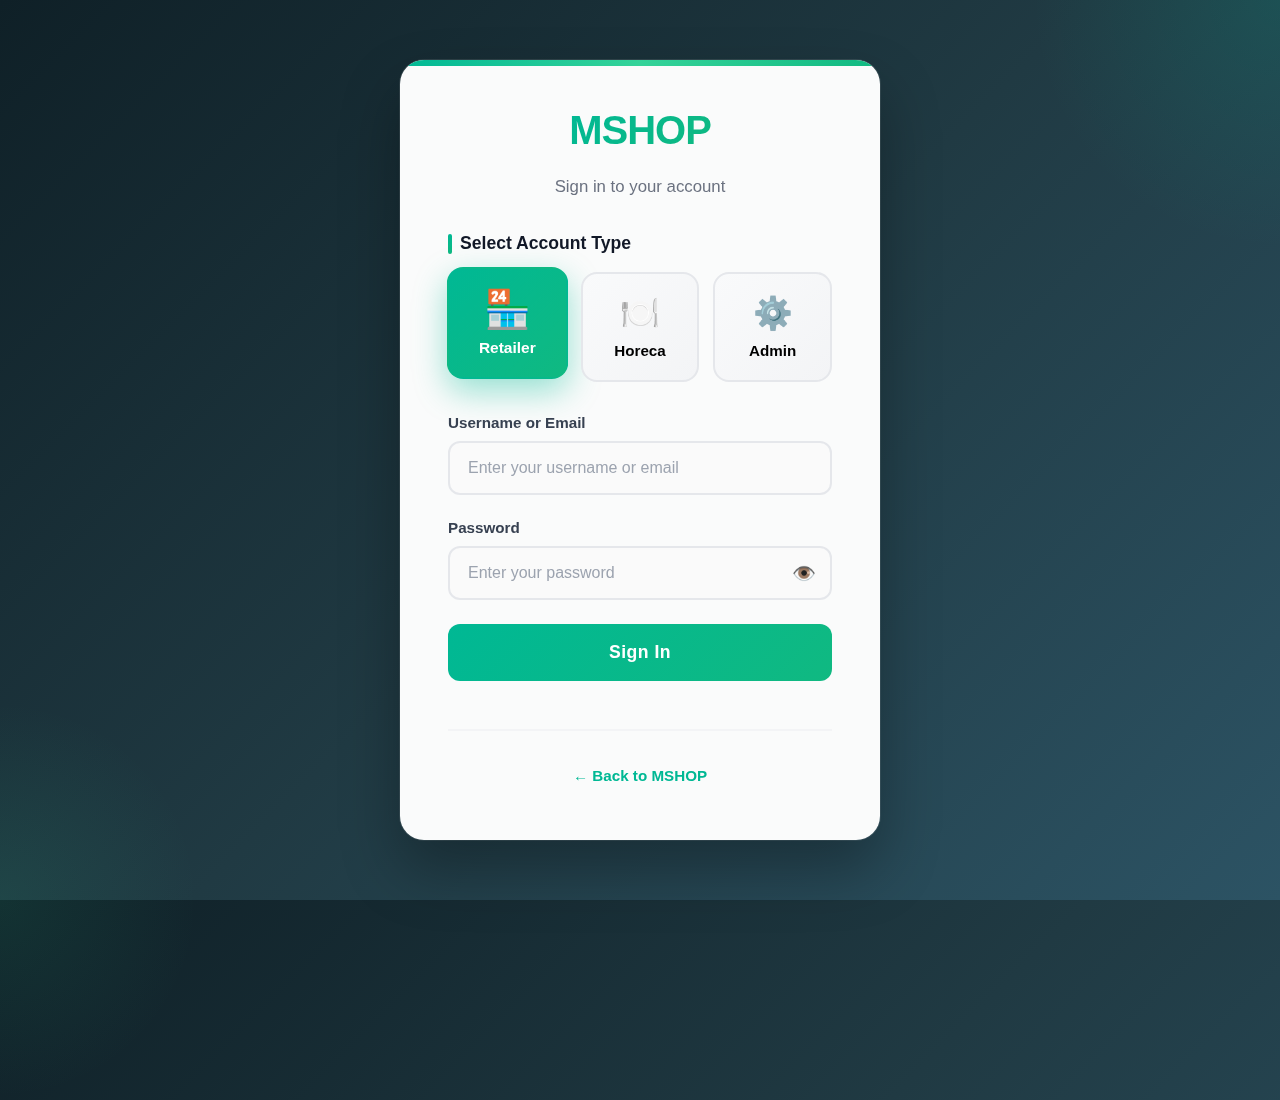
<file: login.html>
<!DOCTYPE html>
<html lang="en">
<head>
    <meta charset="UTF-8">
    <meta name="viewport" content="width=device-width, initial-scale=1.0">
    <title>MSHOP - Login</title>
    <style>
        * {
            margin: 0;
            padding: 0;
            box-sizing: border-box;
        }

        body {
            font-family: 'Segoe UI', Tahoma, Geneva, Verdana, sans-serif;
            background: linear-gradient(135deg, #0f2027 0%, #203a43 50%, #2c5364 100%);
            min-height: 100vh;
            display: flex;
            align-items: center;
            justify-content: center;
            padding: 20px;
            position: relative;
            overflow: hidden;
        }

        body::before {
            content: '';
            position: absolute;
            width: 500px;
            height: 500px;
            background: radial-gradient(circle, rgba(0, 184, 148, 0.15) 0%, transparent 70%);
            border-radius: 50%;
            top: -250px;
            right: -250px;
            animation: float 8s ease-in-out infinite;
        }

        body::after {
            content: '';
            position: absolute;
            width: 400px;
            height: 400px;
            background: radial-gradient(circle, rgba(52, 211, 153, 0.1) 0%, transparent 70%);
            border-radius: 50%;
            bottom: -200px;
            left: -200px;
            animation: float 10s ease-in-out infinite reverse;
        }

        @keyframes float {
            0%, 100% { transform: translate(0, 0) scale(1); }
            50% { transform: translate(30px, 30px) scale(1.1); }
        }

        .login-container {
            background: rgba(255, 255, 255, 0.98);
            backdrop-filter: blur(10px);
            border-radius: 24px;
            box-shadow: 0 30px 60px rgba(0, 0, 0, 0.3), 0 0 0 1px rgba(255, 255, 255, 0.1);
            padding: 48px;
            width: 100%;
            max-width: 480px;
            position: relative;
            overflow: hidden;
            animation: slideIn 0.6s ease-out;
            z-index: 10;
        }

        @keyframes slideIn {
            from {
                opacity: 0;
                transform: translateY(30px);
            }
            to {
                opacity: 1;
                transform: translateY(0);
            }
        }

        .login-container::before {
            content: '';
            position: absolute;
            top: 0;
            left: 0;
            right: 0;
            height: 6px;
            background: linear-gradient(90deg, #00B894, #34D399, #10B981);
            animation: shimmer 3s ease-in-out infinite;
        }

        @keyframes shimmer {
            0%, 100% { opacity: 1; }
            50% { opacity: 0.7; }
        }

        .login-header {
            text-align: center;
            margin-bottom: 36px;
        }

        .logo-wrapper {
            display: inline-block;
            margin-bottom: 16px;
            animation: logoFloat 3s ease-in-out infinite;
        }

        @keyframes logoFloat {
            0%, 100% { transform: translateY(0); }
            50% { transform: translateY(-8px); }
        }

        .login-header h1 {
            color: #111827;
            font-size: 2.5rem;
            font-weight: 800;
            margin-bottom: 8px;
            letter-spacing: -1px;
            background: linear-gradient(135deg, #00B894, #10B981);
            -webkit-background-clip: text;
            -webkit-text-fill-color: transparent;
            background-clip: text;
        }

        .login-header p {
            color: #6B7280;
            font-size: 1.05rem;
            font-weight: 500;
        }

        .user-type-section {
            margin-bottom: 32px;
        }

        .user-type-label {
            color: #111827;
            font-size: 1.1rem;
            font-weight: 700;
            margin-bottom: 18px;
            display: block;
            position: relative;
            padding-left: 12px;
        }

        .user-type-label::before {
            content: '';
            position: absolute;
            left: 0;
            top: 50%;
            transform: translateY(-50%);
            width: 4px;
            height: 20px;
            background: linear-gradient(180deg, #00B894, #10B981);
            border-radius: 2px;
        }

        .user-type-grid {
            display: grid;
            grid-template-columns: repeat(3, 1fr);
            gap: 14px;
        }

        .user-type-card {
            background: linear-gradient(135deg, #F9FAFB 0%, #F3F4F6 100%);
            border: 2px solid #E5E7EB;
            border-radius: 16px;
            padding: 20px 12px;
            text-align: center;
            cursor: pointer;
            transition: all 0.4s cubic-bezier(0.4, 0, 0.2, 1);
            position: relative;
            overflow: hidden;
        }

        .user-type-card::before {
            content: '';
            position: absolute;
            top: 0;
            left: 0;
            right: 0;
            bottom: 0;
            background: linear-gradient(135deg, rgba(0, 184, 148, 0.1), rgba(16, 185, 129, 0.1));
            opacity: 0;
            transition: opacity 0.4s ease;
        }

        .user-type-card:hover {
            border-color: #00B894;
            transform: translateY(-4px) scale(1.02);
            box-shadow: 0 8px 24px rgba(0, 184, 148, 0.2);
        }

        .user-type-card:hover::before {
            opacity: 1;
        }

        .user-type-card.selected {
            border-color: transparent;
            background: linear-gradient(135deg, #00B894, #10B981);
            color: white;
            transform: translateY(-4px) scale(1.02);
            box-shadow: 0 12px 32px rgba(0, 184, 148, 0.4);
        }

        .user-type-card.selected::before {
            opacity: 0;
        }

        .user-type-card .icon {
            font-size: 2rem;
            margin-bottom: 10px;
            display: block;
            filter: grayscale(0.3);
            transition: all 0.3s ease;
        }

        .user-type-card:hover .icon,
        .user-type-card.selected .icon {
            filter: grayscale(0);
            transform: scale(1.15);
        }

        .user-type-card .label {
            font-size: 0.95rem;
            font-weight: 700;
            position: relative;
            z-index: 1;
        }

        .form-section {
            margin-bottom: 24px;
        }

        .form-group {
            margin-bottom: 24px;
            position: relative;
        }

        .form-group label {
            display: block;
            color: #374151;
            font-size: 0.95rem;
            font-weight: 700;
            margin-bottom: 10px;
            transition: color 0.3s ease;
        }

        .input-wrapper {
            position: relative;
        }

        .input-wrapper::before {
            content: '';
            position: absolute;
            bottom: 0;
            left: 0;
            right: 0;
            height: 2px;
            background: linear-gradient(90deg, #00B894, #10B981);
            transform: scaleX(0);
            transition: transform 0.4s ease;
        }

        .form-group input:focus ~ .input-wrapper::before {
            transform: scaleX(1);
        }

        .form-group input {
            width: 100%;
            padding: 16px 18px;
            border: 2px solid #E5E7EB;
            border-radius: 12px;
            font-size: 1rem;
            transition: all 0.3s ease;
            background: #FAFAFA;
            font-weight: 500;
        }

        .form-group input:focus {
            outline: none;
            border-color: #00B894;
            background: white;
            box-shadow: 0 0 0 4px rgba(0, 184, 148, 0.08);
            transform: translateY(-2px);
        }

        .form-group input::placeholder {
            color: #9CA3AF;
        }

        .login-button {
            width: 100%;
            background: linear-gradient(135deg, #00B894, #10B981);
            color: white;
            border: none;
            padding: 18px;
            border-radius: 12px;
            font-size: 1.1rem;
            font-weight: 700;
            cursor: pointer;
            transition: all 0.4s cubic-bezier(0.4, 0, 0.2, 1);
            margin-bottom: 20px;
            position: relative;
            overflow: hidden;
            letter-spacing: 0.5px;
        }

        .login-button::before {
            content: '';
            position: absolute;
            top: 0;
            left: -100%;
            width: 100%;
            height: 100%;
            background: linear-gradient(90deg, transparent, rgba(255, 255, 255, 0.3), transparent);
            transition: left 0.5s ease;
        }

        .login-button:hover::before {
            left: 100%;
        }

        .login-button:hover {
            background: linear-gradient(135deg, #10B981, #059669);
            transform: translateY(-2px);
            box-shadow: 0 12px 32px rgba(0, 184, 148, 0.4);
        }

        .login-button:active {
            transform: translateY(0);
            box-shadow: 0 6px 16px rgba(0, 184, 148, 0.3);
        }

        #error-message {
            background: linear-gradient(135deg, #EF4444, #DC2626);
            color: white;
            padding: 14px 18px;
            border-radius: 12px;
            font-size: 0.95rem;
            font-weight: 600;
            text-align: center;
            margin-bottom: 20px;
            display: none;
            animation: errorShake 0.5s ease;
            box-shadow: 0 4px 12px rgba(239, 68, 68, 0.3);
        }

        @keyframes errorShake {
            0%, 100% { transform: translateX(0); }
            25% { transform: translateX(-10px); }
            75% { transform: translateX(10px); }
        }

        #error-message.hidden {
            display: none;
        }

        #error-message:not(.hidden) {
            display: block;
        }

        .footer-links {
            text-align: center;
            margin-top: 28px;
            padding-top: 28px;
            border-top: 2px solid #F3F4F6;
        }

        .footer-links a {
            color: #00B894;
            text-decoration: none;
            font-size: 0.95rem;
            font-weight: 700;
            display: inline-flex;
            align-items: center;
            gap: 6px;
            transition: all 0.3s ease;
            padding: 8px 16px;
            border-radius: 8px;
        }

        .footer-links a:hover {
            background: rgba(0, 184, 148, 0.1);
            transform: translateX(-4px);
        }

        @media (max-width: 640px) {
            .login-container {
                padding: 32px 24px;
                margin: 10px;
            }

            .user-type-grid {
                grid-template-columns: 1fr;
                gap: 12px;
            }

            .user-type-card {
                padding: 18px;
            }

            .login-header h1 {
                font-size: 2rem;
            }
        }

        .password-toggle {
            position: absolute;
            right: 16px;
            top: 50%;
            transform: translateY(-50%);
            cursor: pointer;
            font-size: 1.2rem;
            color: #6B7280;
            transition: color 0.3s ease;
            user-select: none;
        }

        .password-toggle:hover {
            color: #00B894;
        }

        .input-with-icon {
            position: relative;
        }
    </style>
</head>
<body>
    <div class="login-container">
        <div class="login-header">
            <div class="logo-wrapper">
                <h1>MSHOP</h1>
            </div>
            <p>Sign in to your account</p>
        </div>

        <form id="login-form">
            <div class="user-type-section">
                <label class="user-type-label">Select Account Type</label>
                <div class="user-type-grid">
                    <div class="user-type-card" data-type="retailer">
                        <span class="icon">🏪</span>
                        <span class="label">Retailer</span>
                    </div>
                    <div class="user-type-card" data-type="horeca">
                        <span class="icon">🍽️</span>
                        <span class="label">Horeca</span>
                    </div>
                    <div class="user-type-card" data-type="admin">
                        <span class="icon">⚙️</span>
                        <span class="label">Admin</span>
                    </div>
                </div>
            </div>

            <div class="form-section">
                <div class="form-group">
                    <label for="username">Username or Email</label>
                    <div class="input-wrapper">
                        <input type="text" id="username" name="username" placeholder="Enter your username or email" required>
                    </div>
                </div>

                <div class="form-group">
                    <label for="password">Password</label>
                    <div class="input-wrapper input-with-icon">
                        <input type="password" id="password" name="password" placeholder="Enter your password" required>
                        <span class="password-toggle" onclick="togglePassword()">👁️</span>
                    </div>
                </div>
            </div>

            <div id="error-message" class="hidden"></div>

            <button type="submit" class="login-button">Sign In</button>
        </form>

        <div class="footer-links">
            <a href="index.html">← Back to MSHOP</a>
        </div>
    </div>

    <script src="login.js"></script>
</body>
</html>
</file>
